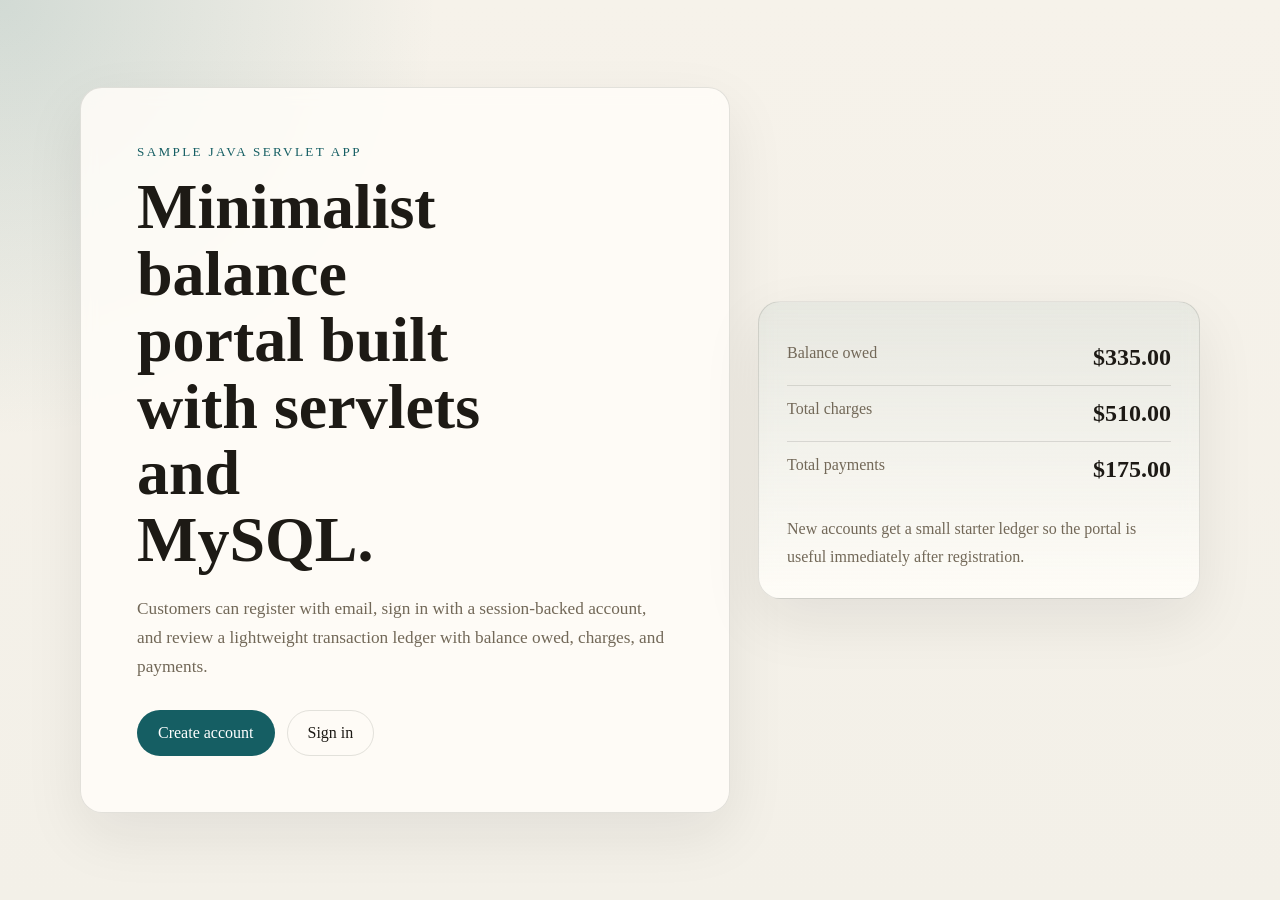
<file: target/balance-portal-servlet/index.html>
<!DOCTYPE html>
<html lang="en">
<head>
  <meta charset="UTF-8">
  <meta name="viewport" content="width=device-width, initial-scale=1.0">
  <title>Northwind Balance Portal</title>
  <link rel="stylesheet" href="assets/styles.css">
</head>
<body data-page="home">
  <main class="shell shell--hero">
    <section class="hero">
      <p class="eyebrow">Sample Java Servlet App</p>
      <h1>Minimalist balance portal built with servlets and MySQL.</h1>
      <p class="lede">
        Customers can register with email, sign in with a session-backed account, and review a lightweight transaction ledger with balance owed, charges, and payments.
      </p>
      <div class="actions">
        <a class="button button--primary" href="register.html">Create account</a>
        <a class="button button--ghost" href="login.html">Sign in</a>
      </div>
    </section>

    <section class="hero-panel">
      <div class="metric-row">
        <span>Balance owed</span>
        <strong>$335.00</strong>
      </div>
      <div class="metric-row">
        <span>Total charges</span>
        <strong>$510.00</strong>
      </div>
      <div class="metric-row">
        <span>Total payments</span>
        <strong>$175.00</strong>
      </div>
      <p class="panel-note">
        New accounts get a small starter ledger so the portal is useful immediately after registration.
      </p>
    </section>
  </main>
</body>
</html>
</file>
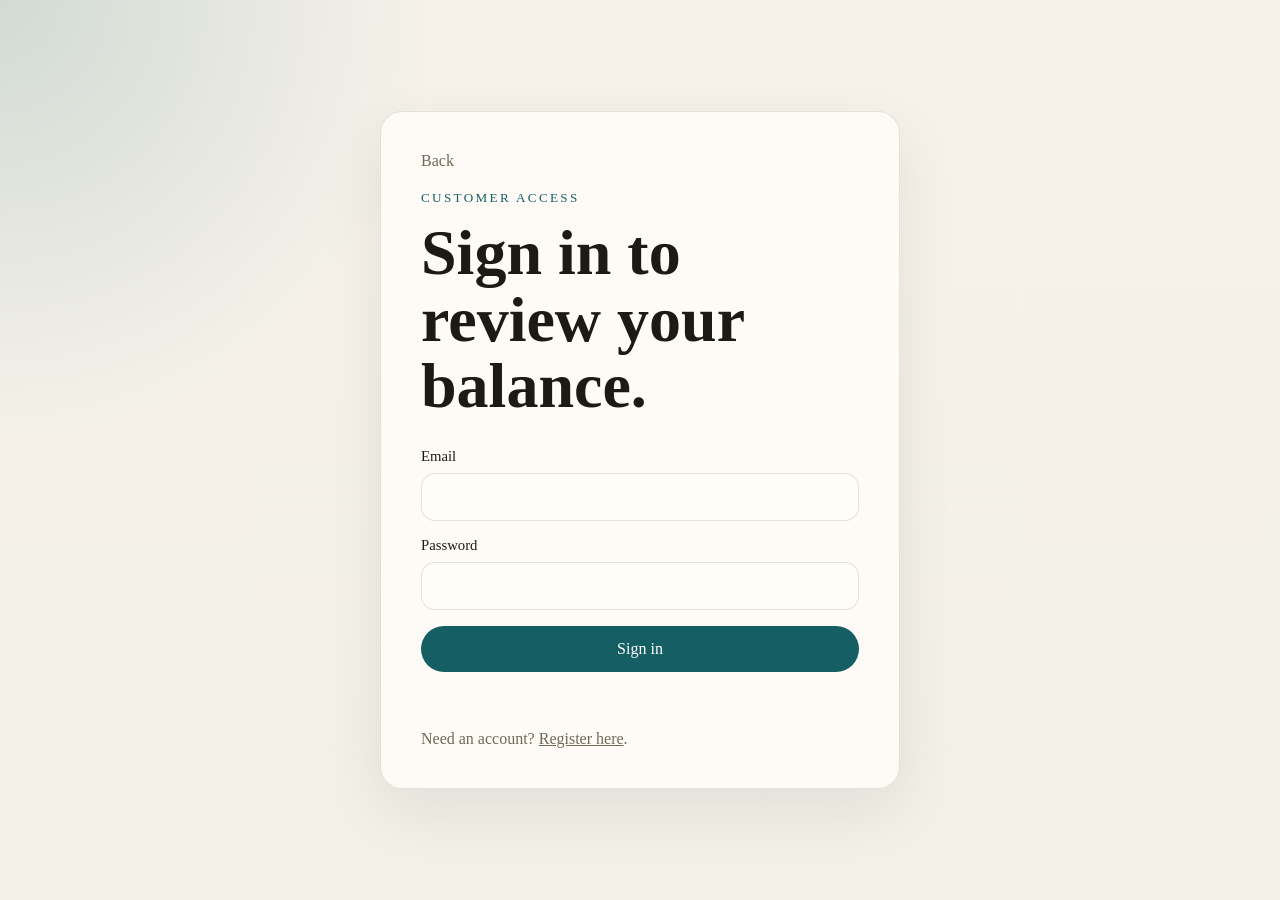
<file: target/balance-portal-servlet/login.html>
<!DOCTYPE html>
<html lang="en">
<head>
  <meta charset="UTF-8">
  <meta name="viewport" content="width=device-width, initial-scale=1.0">
  <title>Sign In | Northwind Balance Portal</title>
  <link rel="stylesheet" href="assets/styles.css">
</head>
<body data-page="login">
  <main class="shell shell--form">
    <section class="card">
      <a class="back-link" href="index.html">Back</a>
      <p class="eyebrow">Customer access</p>
      <h1>Sign in to review your balance.</h1>

      <form id="login-form" class="form-stack">
        <label>
          <span>Email</span>
          <input type="email" name="email" autocomplete="email" required>
        </label>

        <label>
          <span>Password</span>
          <input type="password" name="password" autocomplete="current-password" required>
        </label>

        <button class="button button--primary" type="submit">Sign in</button>
        <p id="login-message" class="form-message" aria-live="polite"></p>
      </form>

      <p class="footnote">
        Need an account? <a href="register.html">Register here</a>.
      </p>
    </section>
  </main>
  <script src="assets/app.js"></script>
</body>
</html>
</file>
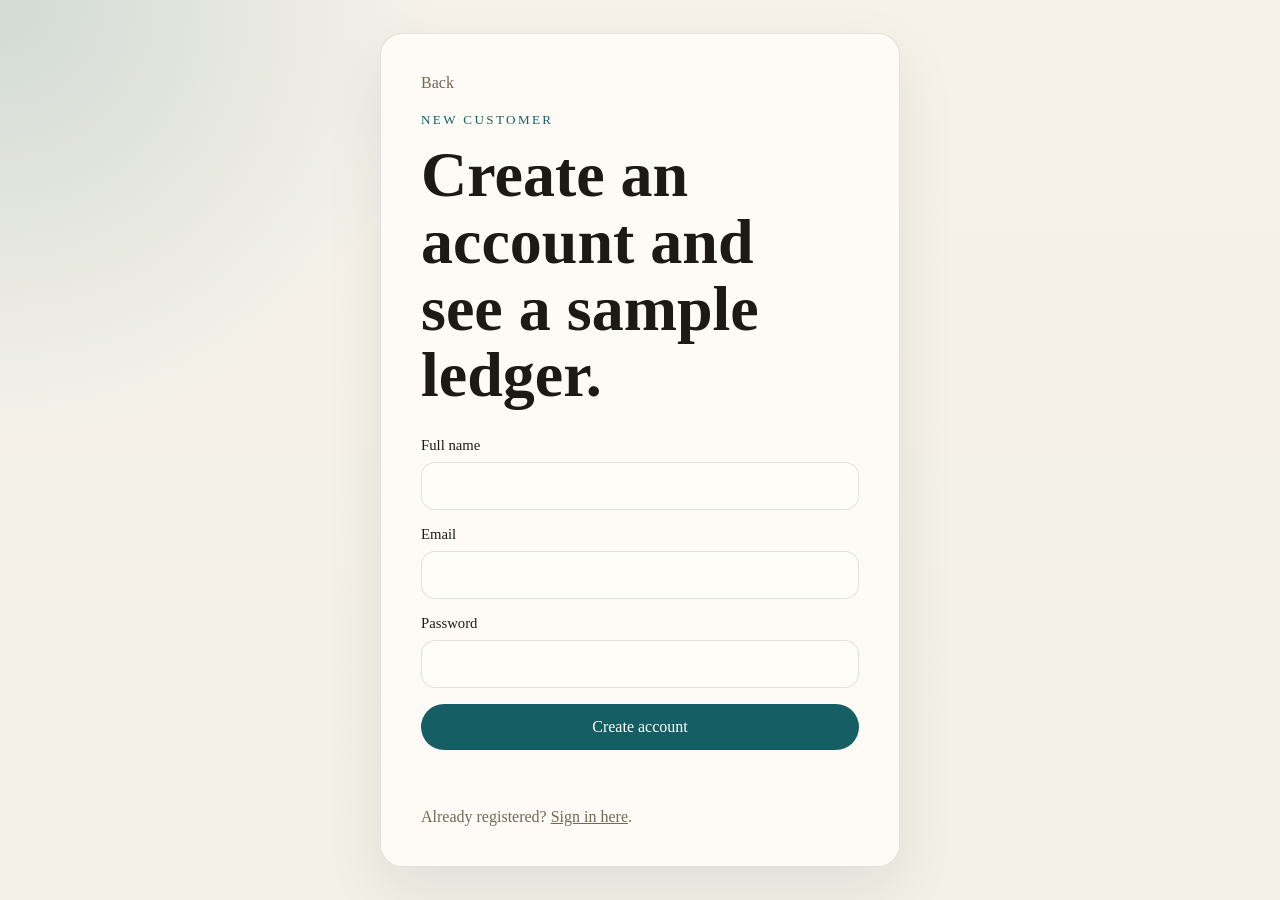
<file: target/balance-portal-servlet/register.html>
<!DOCTYPE html>
<html lang="en">
<head>
  <meta charset="UTF-8">
  <meta name="viewport" content="width=device-width, initial-scale=1.0">
  <title>Register | Northwind Balance Portal</title>
  <link rel="stylesheet" href="assets/styles.css">
</head>
<body data-page="register">
  <main class="shell shell--form">
    <section class="card">
      <a class="back-link" href="index.html">Back</a>
      <p class="eyebrow">New customer</p>
      <h1>Create an account and see a sample ledger.</h1>

      <form id="register-form" class="form-stack">
        <label>
          <span>Full name</span>
          <input type="text" name="fullName" autocomplete="name" required>
        </label>

        <label>
          <span>Email</span>
          <input type="email" name="email" autocomplete="email" required>
        </label>

        <label>
          <span>Password</span>
          <input type="password" name="password" autocomplete="new-password" minlength="8" required>
        </label>

        <button class="button button--primary" type="submit">Create account</button>
        <p id="register-message" class="form-message" aria-live="polite"></p>
      </form>

      <p class="footnote">
        Already registered? <a href="login.html">Sign in here</a>.
      </p>
    </section>
  </main>
  <script src="assets/app.js"></script>
</body>
</html>
</file>
<file: target/balance-portal-servlet/assets/styles.css>
:root {
  --bg: #f3f0e8;
  --surface: #fffdf8;
  --surface-strong: #f7f2ea;
  --ink: #1d1a15;
  --muted: #726858;
  --line: rgba(29, 26, 21, 0.12);
  --accent: #155e63;
  --accent-strong: #0f4649;
  --danger: #a33b2f;
  --shadow: 0 22px 60px rgba(29, 26, 21, 0.08);
  --radius: 22px;
}

* {
  box-sizing: border-box;
}

html,
body {
  margin: 0;
  min-height: 100%;
}

body {
  background:
    radial-gradient(circle at top left, rgba(21, 94, 99, 0.16), transparent 28%),
    linear-gradient(180deg, #f6f2ea 0%, var(--bg) 100%);
  color: var(--ink);
  font-family: Georgia, "Times New Roman", serif;
}

a {
  color: inherit;
}

button,
input {
  font: inherit;
}

.shell {
  width: min(1120px, calc(100% - 32px));
  margin: 0 auto;
}

.shell--hero {
  min-height: 100vh;
  display: grid;
  grid-template-columns: 1.25fr 0.85fr;
  gap: 28px;
  align-items: center;
  padding: 48px 0;
}

.shell--form {
  min-height: 100vh;
  display: grid;
  place-items: center;
  padding: 32px 0;
}

.shell--portal {
  padding: 36px 0 60px;
}

.hero,
.hero-panel,
.card,
.summary-card,
.ledger {
  background: rgba(255, 253, 248, 0.86);
  backdrop-filter: blur(8px);
  border: 1px solid var(--line);
  border-radius: var(--radius);
  box-shadow: var(--shadow);
}

.hero {
  padding: 56px;
}

.hero-panel {
  padding: 28px;
  background: linear-gradient(180deg, rgba(21, 94, 99, 0.06), rgba(255, 253, 248, 0.92));
}

.card {
  width: min(520px, 100%);
  padding: 40px;
}

.eyebrow {
  margin: 0 0 14px;
  color: var(--accent);
  font-size: 0.82rem;
  letter-spacing: 0.18em;
  text-transform: uppercase;
}

h1,
h2 {
  margin: 0;
  font-weight: 600;
  line-height: 1.04;
}

h1 {
  font-size: clamp(2.6rem, 5vw, 5.4rem);
  max-width: 11ch;
}

h2 {
  font-size: 1.5rem;
}

.lede {
  margin: 20px 0 0;
  max-width: 34rem;
  color: var(--muted);
  font-size: 1.08rem;
  line-height: 1.7;
}

.lede--compact {
  margin-top: 8px;
}

.actions {
  display: flex;
  gap: 12px;
  margin-top: 28px;
  flex-wrap: wrap;
}

.button {
  display: inline-flex;
  align-items: center;
  justify-content: center;
  min-height: 46px;
  padding: 0 20px;
  border-radius: 999px;
  border: 1px solid transparent;
  text-decoration: none;
  cursor: pointer;
  transition: transform 160ms ease, background-color 160ms ease, border-color 160ms ease;
}

.button:hover {
  transform: translateY(-1px);
}

.button--primary {
  background: var(--accent);
  color: #fff;
}

.button--primary:hover {
  background: var(--accent-strong);
}

.button--ghost {
  background: transparent;
  border-color: var(--line);
}

.metric-row {
  display: flex;
  justify-content: space-between;
  gap: 16px;
  padding: 14px 0;
  border-bottom: 1px solid var(--line);
}

.metric-row:last-of-type {
  border-bottom: 0;
}

.metric-row span,
.panel-note,
.footnote,
.form-message,
.ledger-head p,
th {
  color: var(--muted);
}

.metric-row strong,
.summary-card strong {
  font-size: 1.5rem;
  font-weight: 600;
}

.panel-note {
  margin: 18px 0 0;
  line-height: 1.7;
}

.back-link {
  display: inline-block;
  margin-bottom: 20px;
  color: var(--muted);
  text-decoration: none;
}

.form-stack {
  display: grid;
  gap: 16px;
  margin-top: 28px;
}

.form-stack label {
  display: grid;
  gap: 8px;
}

.form-stack span {
  font-size: 0.92rem;
}

input {
  width: 100%;
  min-height: 48px;
  padding: 0 14px;
  background: var(--surface);
  border: 1px solid var(--line);
  border-radius: 14px;
  outline: none;
}

input:focus {
  border-color: rgba(21, 94, 99, 0.6);
  box-shadow: 0 0 0 3px rgba(21, 94, 99, 0.12);
}

.form-message {
  min-height: 1.5rem;
  margin: 0;
}

.form-message.is-error {
  color: var(--danger);
}

.form-message.is-success {
  color: var(--accent);
}

.footnote {
  margin: 18px 0 0;
}

.portal-header {
  display: flex;
  justify-content: space-between;
  align-items: flex-start;
  gap: 20px;
  margin-bottom: 26px;
}

.summary-grid {
  display: grid;
  grid-template-columns: repeat(3, minmax(0, 1fr));
  gap: 16px;
  margin-bottom: 24px;
}

.summary-card {
  padding: 22px;
  display: grid;
  gap: 8px;
}

.ledger {
  padding: 26px;
}

.ledger-head {
  display: flex;
  justify-content: space-between;
  gap: 24px;
  align-items: flex-end;
  margin-bottom: 16px;
}

.table-wrap {
  overflow-x: auto;
}

table {
  width: 100%;
  border-collapse: collapse;
}

th,
td {
  padding: 14px 12px;
  text-align: left;
  border-bottom: 1px solid var(--line);
}

tbody tr:last-child td {
  border-bottom: 0;
}

.amount-col,
.amount {
  text-align: right;
}

.amount.is-credit {
  color: var(--accent);
}

.amount.is-debit {
  color: var(--ink);
}

.pill {
  display: inline-flex;
  align-items: center;
  padding: 6px 10px;
  border-radius: 999px;
  background: var(--surface-strong);
  font-size: 0.8rem;
  letter-spacing: 0.04em;
  text-transform: uppercase;
}

@media (max-width: 900px) {
  .shell--hero {
    grid-template-columns: 1fr;
    padding: 28px 0 44px;
  }

  .hero,
  .card {
    padding: 28px;
  }

  .portal-header,
  .ledger-head {
    flex-direction: column;
    align-items: flex-start;
  }

  .summary-grid {
    grid-template-columns: 1fr;
  }

  h1 {
    max-width: none;
    font-size: clamp(2.4rem, 11vw, 4rem);
  }
}
</file>
